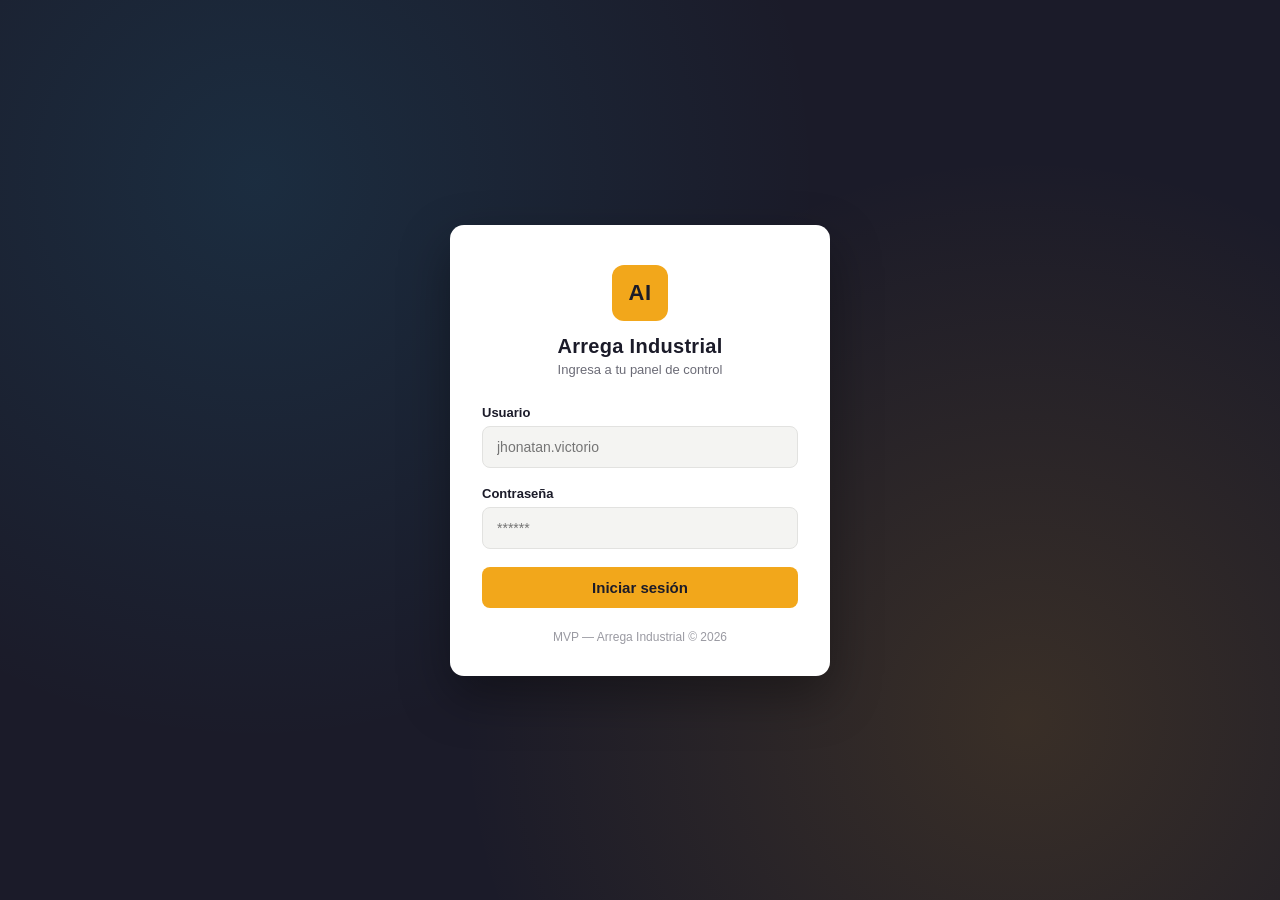
<file: index.html>
<!DOCTYPE html>
<html lang="es">
<head>
<meta charset="UTF-8">
<meta name="viewport" content="width=device-width, initial-scale=1.0">
<title>Arrega Industrial — Iniciar sesión</title>
<link rel="stylesheet" href="assets/style.css">
</head>
<body class="login-page">

  <div class="login-card">
    <div class="login-brand">
      <div class="login-mark">AI</div>
      <h1>Arrega Industrial</h1>
      <span>Ingresa a tu panel de control</span>
    </div>

    <div class="login-error" id="loginError">Usuario o contraseña incorrectos.</div>

    <form id="loginForm" novalidate>
      <div class="field">
        <label for="username">Usuario</label>
        <input type="text" id="username" name="username" placeholder="jhonatan.victorio" autocomplete="username" required>
      </div>
      <div class="field">
        <label for="password">Contraseña</label>
        <input type="password" id="password" name="password" placeholder="******" autocomplete="current-password" required>
      </div>
      <button type="submit" class="btn-primary">Iniciar sesión</button>
    </form>

    <div class="login-footer">MVP — Arrega Industrial &copy; 2026</div>
  </div>

  <script src="assets/app.js"></script>
</body>
</html>
</file>
<file: assets/style.css>
:root {
  --color-primary: #F2A71B;
  --color-secondary: #1B1B29;
  --color-accent: #1CADE4;
  --color-tertiary: #D4A017;
  --color-bg: #F4F4F2;
  --color-surface: #FFFFFF;
  --color-text: #1A1A1A;
  --color-success: #25D366;

  --sidebar-width: 240px;
  --sidebar-width-collapsed: 72px;
}

* {
  box-sizing: border-box;
}

html, body {
  height: 100%;
}

body {
  margin: 0;
  font-family: "Segoe UI", Roboto, Arial, sans-serif;
  background: var(--color-bg);
  color: var(--color-text);
}

/* ---------- Login page ---------- */

.login-page {
  min-height: 100vh;
  display: flex;
  align-items: center;
  justify-content: center;
  background:
    radial-gradient(circle at 20% 20%, rgba(28, 173, 228, 0.12), transparent 45%),
    radial-gradient(circle at 80% 80%, rgba(242, 167, 27, 0.14), transparent 45%),
    var(--color-secondary);
  padding: 24px;
}

.login-card {
  width: 100%;
  max-width: 380px;
  background: var(--color-surface);
  border-radius: 14px;
  padding: 40px 32px 32px;
  box-shadow: 0 20px 50px rgba(0, 0, 0, 0.35);
}

.login-brand {
  display: flex;
  flex-direction: column;
  align-items: center;
  margin-bottom: 28px;
}

.login-mark {
  width: 56px;
  height: 56px;
  border-radius: 12px;
  background: var(--color-primary);
  color: var(--color-secondary);
  display: flex;
  align-items: center;
  justify-content: center;
  font-weight: 800;
  font-size: 22px;
  margin-bottom: 14px;
  letter-spacing: 0.5px;
}

.login-brand h1 {
  font-size: 20px;
  margin: 0;
  color: var(--color-secondary);
  letter-spacing: 0.3px;
}

.login-brand span {
  margin-top: 4px;
  font-size: 13px;
  color: #6b6b76;
}

.field {
  margin-bottom: 18px;
}

.field label {
  display: block;
  font-size: 13px;
  font-weight: 600;
  margin-bottom: 6px;
  color: var(--color-secondary);
}

.field input {
  width: 100%;
  padding: 12px 14px;
  border-radius: 8px;
  border: 1.5px solid #e2e2e0;
  background: var(--color-bg);
  font-size: 14px;
  color: var(--color-text);
  transition: border-color 0.15s ease, box-shadow 0.15s ease;
}

.field input:focus {
  outline: none;
  border-color: var(--color-accent);
  box-shadow: 0 0 0 3px rgba(28, 173, 228, 0.15);
  background: var(--color-surface);
}

.login-error {
  display: none;
  background: #fdeaea;
  color: #b42318;
  border: 1px solid #f4c7c3;
  font-size: 13px;
  padding: 10px 12px;
  border-radius: 8px;
  margin-bottom: 16px;
}

.login-error.visible {
  display: block;
}

.btn-primary {
  width: 100%;
  padding: 12px 14px;
  border: none;
  border-radius: 8px;
  background: var(--color-primary);
  color: var(--color-secondary);
  font-size: 15px;
  font-weight: 700;
  cursor: pointer;
  transition: filter 0.15s ease, transform 0.05s ease;
}

.btn-primary:hover {
  filter: brightness(0.95);
}

.btn-primary:active {
  transform: translateY(1px);
}

.login-footer {
  margin-top: 22px;
  text-align: center;
  font-size: 12px;
  color: #9a9aa2;
}

/* ---------- Dashboard layout ---------- */

.app-shell {
  display: flex;
  min-height: 100vh;
}

.sidebar {
  width: var(--sidebar-width);
  min-width: var(--sidebar-width);
  background: var(--color-secondary);
  color: var(--color-surface);
  display: flex;
  flex-direction: column;
  transition: width 0.2s ease, min-width 0.2s ease;
  overflow: hidden;
}

.sidebar.collapsed {
  width: var(--sidebar-width-collapsed);
  min-width: var(--sidebar-width-collapsed);
}

.sidebar-header {
  display: flex;
  align-items: center;
  gap: 10px;
  padding: 18px 16px;
  border-bottom: 1px solid rgba(255, 255, 255, 0.08);
  min-height: 32px;
}

.sidebar-toggle {
  background: transparent;
  border: none;
  color: var(--color-surface);
  width: 34px;
  height: 34px;
  min-width: 34px;
  border-radius: 8px;
  cursor: pointer;
  display: flex;
  align-items: center;
  justify-content: center;
  font-size: 18px;
}

.sidebar-toggle:hover {
  background: rgba(255, 255, 255, 0.08);
}

.sidebar-brand {
  font-weight: 800;
  font-size: 15px;
  letter-spacing: 0.3px;
  white-space: nowrap;
  color: var(--color-primary);
}

.sidebar.collapsed .sidebar-brand {
  display: none;
}

.sidebar-nav {
  flex: 1;
  padding: 12px 10px;
  display: flex;
  flex-direction: column;
  gap: 4px;
}

.nav-item {
  display: flex;
  align-items: center;
  gap: 14px;
  padding: 11px 12px;
  border-radius: 8px;
  color: rgba(255, 255, 255, 0.75);
  text-decoration: none;
  font-size: 14px;
  font-weight: 500;
  cursor: pointer;
  white-space: nowrap;
  border: none;
  background: transparent;
  width: 100%;
  text-align: left;
}

.nav-item .nav-icon {
  width: 20px;
  min-width: 20px;
  height: 20px;
  display: flex;
  align-items: center;
  justify-content: center;
  font-size: 16px;
}

.nav-item:hover {
  background: rgba(255, 255, 255, 0.08);
  color: var(--color-surface);
}

.nav-item.active {
  background: var(--color-primary);
  color: var(--color-secondary);
  font-weight: 700;
}

.sidebar-footer {
  padding: 10px;
  border-top: 1px solid rgba(255, 255, 255, 0.08);
}

.sidebar.collapsed .nav-item span.nav-label {
  display: none;
}

.main-area {
  flex: 1;
  display: flex;
  flex-direction: column;
  min-width: 0;
}

.topbar {
  height: 60px;
  min-height: 60px;
  background: var(--color-surface);
  border-bottom: 1px solid #e6e6e3;
  display: flex;
  align-items: center;
  justify-content: space-between;
  padding: 0 24px;
}

.topbar-title {
  font-size: 15px;
  font-weight: 700;
  color: var(--color-secondary);
}

.topbar-user {
  display: flex;
  align-items: center;
  gap: 10px;
  font-size: 13px;
  color: #55555f;
}

.topbar-avatar {
  width: 32px;
  height: 32px;
  border-radius: 50%;
  background: var(--color-accent);
  color: var(--color-surface);
  display: flex;
  align-items: center;
  justify-content: center;
  font-weight: 700;
  font-size: 13px;
}

.content {
  flex: 1;
  display: flex;
  flex-direction: column;
  align-items: center;
  padding: 40px;
  overflow-y: auto;
}

.home-title {
  font-size: clamp(32px, 6vw, 56px);
  font-weight: 800;
  color: var(--color-secondary);
  letter-spacing: 0.5px;
  text-align: center;
}

.home-title span {
  color: var(--color-primary);
}

.placeholder-view {
  text-align: center;
  color: #6b6b76;
}

.placeholder-view h2 {
  color: var(--color-secondary);
  font-size: 22px;
  margin-bottom: 8px;
}

/* ---------- Panels (CMC / Configuraciones) ---------- */

.panel {
  width: 100%;
  max-width: 480px;
  background: var(--color-surface);
  border-radius: 14px;
  padding: 32px;
  box-shadow: 0 2px 10px rgba(27, 27, 41, 0.08);
}

.panel-title {
  margin: 0 0 4px;
  font-size: 20px;
  color: var(--color-secondary);
}

.panel-subtitle {
  margin: 0 0 22px;
  font-size: 13px;
  color: #6b6b76;
}

.alert-error,
.alert-success {
  display: none;
  font-size: 13px;
  padding: 10px 12px;
  border-radius: 8px;
  margin-bottom: 16px;
}

.alert-error {
  background: #fdeaea;
  color: #b42318;
  border: 1px solid #f4c7c3;
}

.alert-success {
  background: #e8f9ee;
  color: #157347;
  border: 1px solid #b9ecc9;
}

.alert-error.visible,
.alert-success.visible {
  display: block;
}

.result-card {
  margin-top: 22px;
  padding: 18px;
  border-radius: 10px;
  background: var(--color-bg);
  border: 1px solid #e6e6e3;
}

.result-headline {
  font-size: 24px;
  font-weight: 800;
  color: var(--color-secondary);
  margin-bottom: 14px;
}

.result-row {
  display: flex;
  justify-content: space-between;
  gap: 12px;
  padding: 8px 0;
  border-top: 1px solid #e6e6e3;
  font-size: 13px;
}

.result-row:first-of-type {
  border-top: none;
}

.result-label {
  color: #6b6b76;
  white-space: nowrap;
}

.result-value {
  color: var(--color-text);
  text-align: right;
  font-weight: 600;
}

.btn-primary:disabled {
  opacity: 0.65;
  cursor: not-allowed;
}

/* ---------- CMC Eléctrica: calculadora ---------- */

.cmc-page {
  width: 100%;
  max-width: 1100px;
}

.cmc-page-header {
  display: flex;
  justify-content: space-between;
  align-items: flex-end;
  gap: 16px;
  flex-wrap: wrap;
  margin-bottom: 24px;
}

.cmc-page-title {
  margin: 0 0 4px;
  font-size: 26px;
  font-weight: 800;
  color: var(--color-secondary);
}

.cmc-page-subtitle {
  margin: 0;
  font-size: 14px;
  color: #6b6b76;
}

.cmc-status-badge {
  display: flex;
  align-items: center;
  gap: 8px;
  background: var(--color-surface);
  border: 1px solid #e2e2e0;
  padding: 8px 14px;
  border-radius: 8px;
  font-family: Consolas, "Courier New", monospace;
  font-size: 11px;
  font-weight: 700;
  letter-spacing: 0.05em;
  color: #6b6b76;
}

.cmc-status-dot {
  width: 8px;
  height: 8px;
  border-radius: 50%;
  background: #c7c7c7;
}

.cmc-status-badge.online {
  color: var(--color-secondary);
}

.cmc-status-badge.online .cmc-status-dot {
  background: var(--color-accent);
  box-shadow: 0 0 8px rgba(28, 173, 228, 0.6);
}

.cmc-status-badge.error {
  color: #b42318;
}

.cmc-status-badge.error .cmc-status-dot {
  background: #b42318;
}

.cmc-status-badge.local {
  color: #8a6d1f;
}

.cmc-status-badge.local .cmc-status-dot {
  background: var(--color-tertiary);
}

.cmc-grid {
  display: grid;
  grid-template-columns: 1fr;
  gap: 20px;
  align-items: start;
}

@media (min-width: 1000px) {
  .cmc-grid {
    grid-template-columns: 2fr 1fr;
  }
}

.cmc-col-form,
.cmc-col-result {
  display: flex;
  flex-direction: column;
  gap: 20px;
  min-width: 0;
}

.cmc-card {
  background: var(--color-surface);
  border: 1px solid #e6e6e3;
  border-radius: 14px;
  box-shadow: 0 2px 10px rgba(27, 27, 41, 0.06);
  padding: 22px;
}

.cmc-card-header {
  display: flex;
  justify-content: space-between;
  align-items: center;
  margin-bottom: 16px;
  padding-bottom: 10px;
  border-bottom: 1px solid #eeeeec;
}

.cmc-card-header h3 {
  margin: 0;
  font-size: 16px;
  font-weight: 700;
  color: var(--color-secondary);
}

.cmc-tag {
  font-family: Consolas, "Courier New", monospace;
  font-size: 11px;
  font-weight: 700;
  letter-spacing: 0.05em;
  color: var(--color-accent);
  background: #e6f6fc;
  padding: 4px 8px;
  border-radius: 6px;
}

.cmc-search {
  position: relative;
  margin-bottom: 14px;
}

.cmc-search-input-wrap {
  position: relative;
}

.cmc-search-icon {
  position: absolute;
  left: 14px;
  top: 50%;
  transform: translateY(-50%);
  font-size: 13px;
  color: #9a9aa2;
  pointer-events: none;
}

.cmc-search-input {
  width: 100%;
  padding: 12px 14px 12px 40px;
  border-radius: 10px;
  border: 1.5px solid #e2e2e0;
  background: var(--color-bg);
  font-size: 14px;
  color: var(--color-text);
}

.cmc-search-input:focus {
  outline: none;
  border-color: var(--color-accent);
  box-shadow: 0 0 0 3px rgba(28, 173, 228, 0.15);
  background: var(--color-surface);
}

.cmc-search-results {
  position: absolute;
  z-index: 20;
  top: calc(100% + 6px);
  left: 0;
  right: 0;
  background: var(--color-surface);
  border: 1px solid #e2e2e0;
  border-radius: 10px;
  box-shadow: 0 8px 24px rgba(27, 27, 41, 0.14);
  max-height: 220px;
  overflow-y: auto;
  list-style: none;
  margin: 0;
  padding: 6px;
}

.cmc-search-result {
  display: flex;
  align-items: center;
  gap: 10px;
  padding: 10px;
  border-radius: 8px;
  cursor: pointer;
}

.cmc-search-result:hover,
.cmc-search-result.highlighted {
  background: #f0f9fd;
}

.cmc-search-result-icon {
  font-size: 18px;
}

.cmc-search-result-label {
  font-size: 13px;
  font-weight: 600;
  color: var(--color-secondary);
}

.cmc-search-result-sub {
  font-family: Consolas, "Courier New", monospace;
  font-size: 11px;
  color: #6b6b76;
}

.cmc-search-empty {
  padding: 14px;
  text-align: center;
  font-size: 12px;
  color: #9a9aa2;
}

.cmc-selected-magnitude {
  display: flex;
  align-items: center;
  gap: 12px;
  padding: 14px;
  border-radius: 10px;
  border: 1.5px solid var(--color-accent);
  background: #f0f9fd;
}

.cmc-selected-magnitude.is-empty {
  border-style: dashed;
  border-color: #e2e2e0;
  background: var(--color-bg);
}

.cmc-selected-magnitude-icon {
  font-size: 22px;
}

.cmc-selected-magnitude-label {
  font-size: 14px;
  font-weight: 700;
  color: var(--color-secondary);
}

.cmc-selected-magnitude-sub {
  font-family: Consolas, "Courier New", monospace;
  font-size: 11px;
  color: #6b6b76;
  margin-top: 2px;
}

.cmc-range-grid {
  display: grid;
  grid-template-columns: repeat(2, 1fr);
  gap: 10px;
}

@media (min-width: 560px) {
  .cmc-range-grid {
    grid-template-columns: repeat(3, 1fr);
  }
}

.cmc-range-empty {
  grid-column: 1 / -1;
  font-size: 13px;
  color: #9a9aa2;
  padding: 6px 0;
}

.cmc-range-chip {
  cursor: pointer;
  display: block;
}

.cmc-range-chip input {
  position: absolute;
  opacity: 0;
  pointer-events: none;
}

.cmc-range-chip-body {
  padding: 12px;
  border-radius: 10px;
  border: 1.5px solid #e2e2e0;
  transition: all 0.15s ease;
}

.cmc-range-chip:hover .cmc-range-chip-body {
  border-color: #c9c9c6;
}

.cmc-range-chip input:checked + .cmc-range-chip-body {
  border-color: var(--color-primary);
  background: #fff9f0;
}

.cmc-range-chip-value {
  font-size: 14px;
  font-weight: 700;
  color: var(--color-secondary);
  margin-bottom: 2px;
}

.cmc-range-chip-unit {
  font-family: Consolas, "Courier New", monospace;
  font-size: 11px;
  color: #6b6b76;
}

.cmc-reading-row {
  display: flex;
  gap: 12px;
  align-items: stretch;
  flex-wrap: wrap;
}

.cmc-reading-input-wrap {
  position: relative;
  flex: 1;
  min-width: 180px;
}

.cmc-reading-input {
  width: 100%;
  background: var(--color-bg);
  border: 1.5px solid #e2e2e0;
  border-radius: 10px;
  padding: 16px 76px 16px 16px;
  font-size: 24px;
  font-weight: 700;
  color: var(--color-secondary);
  text-align: right;
}

.cmc-reading-input:focus {
  outline: none;
  border-color: var(--color-accent);
  box-shadow: 0 0 0 3px rgba(28, 173, 228, 0.15);
  background: var(--color-surface);
}

.cmc-reading-input:disabled {
  opacity: 0.6;
  cursor: not-allowed;
}

.cmc-reading-unit {
  position: absolute;
  right: 14px;
  top: 50%;
  transform: translateY(-50%);
  font-family: Consolas, "Courier New", monospace;
  font-size: 12px;
  font-weight: 700;
  color: #6b6b76;
  background: var(--color-surface);
  border: 1px solid #e2e2e0;
  border-radius: 6px;
  padding: 4px 8px;
}

.cmc-calc-btn {
  background: var(--color-primary);
  color: var(--color-secondary);
  border: none;
  border-radius: 10px;
  padding: 0 24px;
  font-size: 15px;
  font-weight: 700;
  cursor: pointer;
  display: flex;
  align-items: center;
  gap: 8px;
  box-shadow: 0 4px 12px rgba(242, 167, 27, 0.25);
  transition: filter 0.15s ease, transform 0.05s ease;
}

.cmc-calc-btn:hover:not(:disabled) {
  filter: brightness(0.95);
}

.cmc-calc-btn:active:not(:disabled) {
  transform: translateY(1px);
}

.cmc-calc-btn:disabled {
  opacity: 0.65;
  cursor: not-allowed;
}

.cmc-precision {
  margin-top: 18px;
}

.cmc-precision-row {
  display: flex;
  justify-content: space-between;
  font-family: Consolas, "Courier New", monospace;
  font-size: 11px;
  font-weight: 700;
  letter-spacing: 0.05em;
  color: #6b6b76;
  margin-bottom: 6px;
}

.cmc-precision-row span:last-child {
  color: var(--color-accent);
}

.cmc-precision-bar {
  height: 6px;
  width: 100%;
  background: #eeeeec;
  border-radius: 999px;
  overflow: hidden;
}

.cmc-precision-fill {
  height: 100%;
  width: 0%;
  background: var(--color-accent);
  border-radius: 999px;
  transition: width 0.3s ease;
}

.cmc-result-card {
  background: var(--color-secondary);
  border-radius: 14px;
  padding: 24px;
  color: #ffffff;
  box-shadow: 0 8px 24px rgba(27, 27, 41, 0.3);
}

.cmc-result-label {
  display: flex;
  align-items: center;
  gap: 6px;
  font-family: Consolas, "Courier New", monospace;
  font-size: 11px;
  font-weight: 700;
  letter-spacing: 0.08em;
  color: rgba(255, 255, 255, 0.7);
  margin: 0 0 18px;
}

.cmc-result-label span:first-child {
  color: var(--color-accent);
}

.cmc-result-empty {
  font-size: 13px;
  color: rgba(255, 255, 255, 0.55);
  line-height: 1.5;
  margin: 0;
}

.cmc-result-value {
  display: flex;
  align-items: baseline;
  gap: 8px;
  margin-bottom: 18px;
  flex-wrap: wrap;
}

#cmcResultNumber {
  font-size: 42px;
  font-weight: 800;
  letter-spacing: -0.02em;
}

.cmc-result-unit {
  font-family: Consolas, "Courier New", monospace;
  font-size: 14px;
  color: var(--color-accent);
}

.cmc-result-meta-grid {
  display: grid;
  grid-template-columns: 1fr 1fr;
  gap: 14px;
  padding-top: 16px;
  border-top: 1px solid rgba(255, 255, 255, 0.12);
}

.cmc-result-meta-label {
  font-family: Consolas, "Courier New", monospace;
  font-size: 10px;
  letter-spacing: 0.05em;
  color: rgba(255, 255, 255, 0.5);
  margin-bottom: 4px;
}

.cmc-result-meta-value {
  font-family: Consolas, "Courier New", monospace;
  font-size: 13px;
  color: rgba(255, 255, 255, 0.9);
  word-break: break-word;
}

.cmc-meta-card h4 {
  margin: 0 0 14px;
  font-family: Consolas, "Courier New", monospace;
  font-size: 11px;
  font-weight: 700;
  letter-spacing: 0.05em;
  color: #6b6b76;
  padding-bottom: 10px;
  border-bottom: 1px solid #eeeeec;
}

.cmc-meta-list {
  list-style: none;
  margin: 0;
  padding: 0;
  display: flex;
  flex-direction: column;
}

.cmc-meta-list li {
  display: flex;
  justify-content: space-between;
  gap: 10px;
  padding: 8px 0;
  border-bottom: 1px dashed #e6e6e3;
  font-size: 13px;
}

.cmc-meta-list li:last-child {
  border-bottom: none;
}

.cmc-meta-list li span:first-child {
  color: #6b6b76;
}

.cmc-meta-list li span:last-child {
  color: var(--color-text);
  font-weight: 600;
  text-align: right;
  font-family: Consolas, "Courier New", monospace;
  font-size: 12px;
}

.cmc-export-btn {
  margin-top: 16px;
  width: 100%;
  border: 1.5px solid #e2e2e0;
  background: transparent;
  color: #55555f;
  font-size: 13px;
  font-weight: 700;
  padding: 10px;
  border-radius: 10px;
  cursor: pointer;
  display: flex;
  align-items: center;
  justify-content: center;
  gap: 8px;
  transition: background 0.15s ease;
}

.cmc-export-btn:hover:not(:disabled) {
  background: var(--color-bg);
}

.cmc-export-btn:disabled {
  opacity: 0.5;
  cursor: not-allowed;
}

.view {
  display: none;
  width: 100%;
}

.view.active {
  display: flex;
  flex-direction: column;
  align-items: center;
  flex: 1;
}

.view[data-view="home"] {
  justify-content: center;
}

@media (max-width: 640px) {
  .sidebar {
    position: fixed;
    z-index: 20;
    height: 100vh;
  }
  .sidebar:not(.collapsed) {
    box-shadow: 8px 0 24px rgba(0, 0, 0, 0.25);
  }
}
</file>
